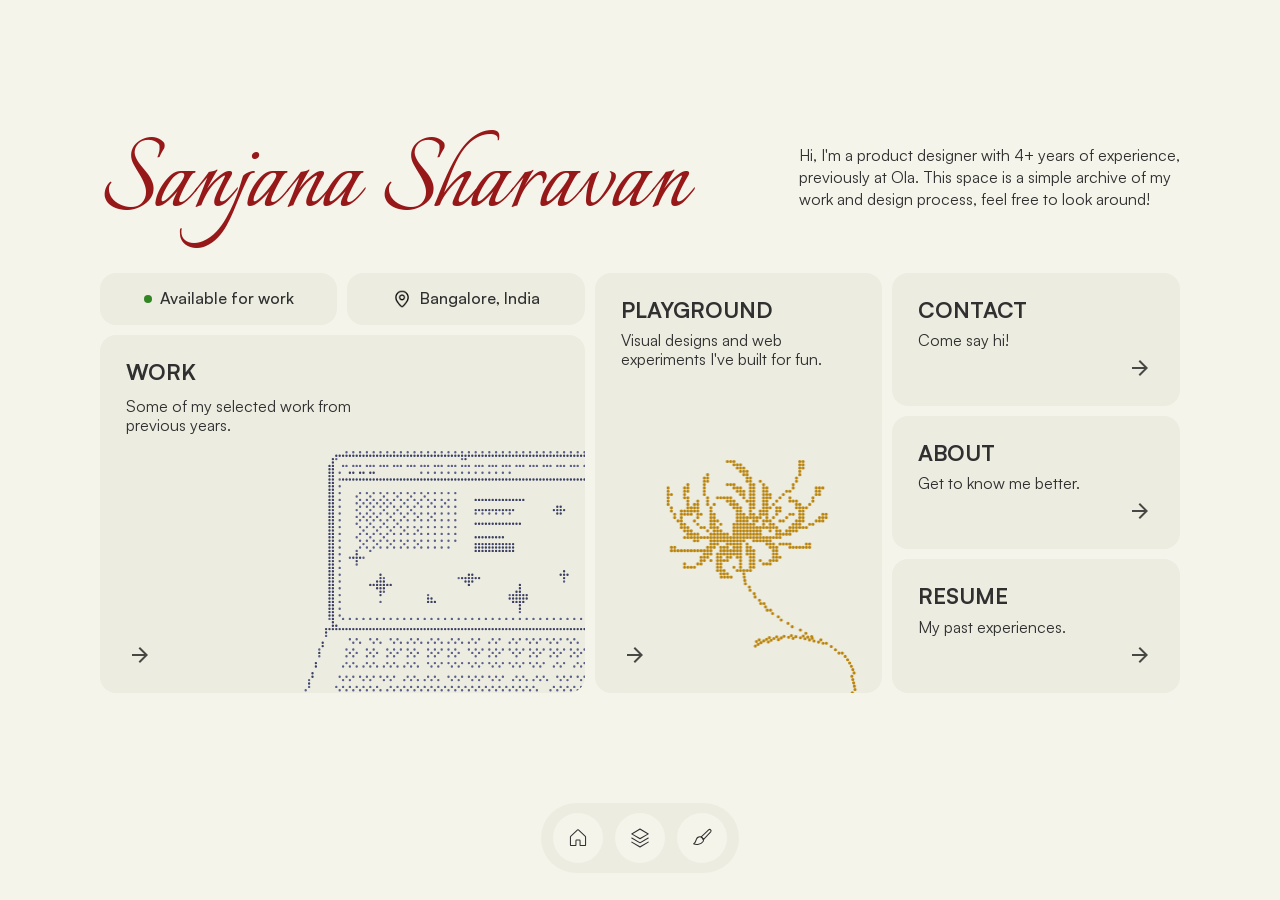
<file: index.html>
<!DOCTYPE html>
<html lang="en">
<head>
  <meta charset="utf-8">
  <meta name="viewport" content="width=device-width, initial-scale=1">
  <title>Sanjana Sharavan</title>
  <meta name="description" content="Product design portfolio of Sanjana Sharavan — product designer, previously at Ola.">
  <link rel="icon" href="assets/cat.svg">
  <link rel="stylesheet" href="styles.css">
</head>
<body class="home">
  <main class="page page--home">

    <header class="home-hero">
      <h1 class="script">Sanjana Sharavan</h1>
      <p>Hi, I'm a product designer with 4+ years of experience,<br>previously at Ola. This space is a simple archive of my<br>work and design process, feel free to look around!</p>
    </header>

    <section class="bento" aria-label="Overview">
      <!-- Column 1: status + work -->
      <div class="col-1">
        <div class="status-row">
          <div class="status"><span class="dot"></span>Available for work</div>
          <div class="status"><img src="images/ZNzv93C0OMBLOF4zmI0dFkxrl4.png" alt="">Bangalore, India</div>
        </div>
        <article class="card card--work">
          <div class="text">
            <h2>WORK</h2>
            <p>Some of my selected work from<br>previous years.</p>
          </div>
          <a class="btn-icon" href="work.html" aria-label="View case studies">
          <svg viewBox="0 0 24 24" fill="currentColor" aria-hidden="true"><path d="M12 4l-1.41 1.41L16.17 11H4v2h12.17l-5.58 5.59L12 20l8-8z"/></svg>
        </a>
          <canvas class="dot-art" data-art="work" data-boil="dots" aria-hidden="true"></canvas>
        </article>
      </div>

      <!-- Column 2: Playground (full height). Dotted illustration (drawn by site.js). -->
      <article class="card card--play">
        <div class="text">
          <h2>PLAYGROUND</h2>
          <p>Visual designs and web experiments I've built for fun.</p>
        </div>
        <canvas class="dot-art" data-art="playground" data-boil="dots" aria-hidden="true"></canvas>
        <a class="btn-icon" href="playground.html" aria-label="Explore playground">
          <svg viewBox="0 0 24 24" fill="currentColor" aria-hidden="true"><path d="M12 4l-1.41 1.41L16.17 11H4v2h12.17l-5.58 5.59L12 20l8-8z"/></svg>
        </a>
      </article>

      <!-- Column 3: Contact, About, Resume (equal small cards) -->
      <article class="card card--contact">
        <div class="text">
          <h2>CONTACT</h2>
          <p>Come say hi!</p>
        </div>
        <a class="btn-icon" href="contact.html" aria-label="Get in touch">
          <svg viewBox="0 0 24 24" fill="currentColor" aria-hidden="true"><path d="M12 4l-1.41 1.41L16.17 11H4v2h12.17l-5.58 5.59L12 20l8-8z"/></svg>
        </a>
      </article>
      <article class="card card--about">
        <div>
          <h2>ABOUT</h2>
          <p>Get to know me better.</p>
        </div>
        <a class="btn-icon" href="about.html" aria-label="More about me">
          <svg viewBox="0 0 24 24" fill="currentColor" aria-hidden="true"><path d="M12 4l-1.41 1.41L16.17 11H4v2h12.17l-5.58 5.59L12 20l8-8z"/></svg>
        </a>
      </article>
      <article class="card card--resume">
        <div>
          <h2>RESUME</h2>
          <p>My past experiences.</p>
        </div>
        <a class="btn-icon" href="https://drive.google.com/file/d/1XJGR00j4oUuAVtvAtGVRbLwLVszcom9n/view?usp=sharing" target="_blank" rel="noopener" aria-label="Check out my resume">
          <svg viewBox="0 0 24 24" fill="currentColor" aria-hidden="true"><path d="M12 4l-1.41 1.41L16.17 11H4v2h12.17l-5.58 5.59L12 20l8-8z"/></svg>
        </a>
      </article>
    </section>
  </main>

  <!-- the cat that strolls along the bottom of the page (site.js) -->
  <button class="walk-cat" type="button" aria-label="Poke the cat"><span class="flip"><svg class="cat-art" viewBox="0 0 194 158" aria-hidden="true" data-boil="coarse"><defs><path id="cat-shape" fill="#231F20" d="M169.706 7.27979C169.088 6.7839 162.206 1.30745 162.206 1.30745L142.227 15.7993L128.121 28.5953L119.525 37.0673L117.145 39.4027L115.611 37.7786C115.611 37.7786 112.533 35.0501 111.251 34.3381C109.969 33.6262 106.651 32.731 106.651 32.731C106.651 32.731 101.944 31.6003 100.483 31.5023C99.022 31.4042 96.434 31.7101 96.434 31.7101C96.434 31.7101 92.1106 32.1684 91.1837 32.3239C90.2569 32.4793 86.6177 33.2605 85.9064 33.3741C85.1975 33.4996 83.5141 33.4078 81.8593 33.6555C80.2046 33.9032 75.5448 35.2524 75.5448 35.2524C75.5448 35.2524 73.5174 35.7573 72.8444 35.8758C72.1691 35.9824 67.3026 36.7803 67.3026 36.7803L61.7953 37.5426L58.3435 37.8808C58.3435 37.8808 54.3877 38.4401 53.5037 38.6242C52.6197 38.8083 51.5336 39.1673 50.8168 39.3805C50.1 39.5938 46.141 41.2873 46.141 41.2873C46.141 41.2873 44.3865 42.1088 43.795 42.1991C43.2035 42.2895 42.3724 42.106 41.7591 41.8925C41.1459 41.679 40.9942 41.4744 40.6647 41.0579C40.3471 40.639 39.9856 39.6743 39.8896 39.0522C39.7816 38.4325 40.0154 37.8449 39.9161 37.014C39.8167 36.1831 39.3456 35.1658 39.3456 35.1658L38.1152 32.9282L36.1786 30.7664L34.7477 29.1593L33.0735 27.7719L32.2074 29.1355L31.8652 30.8284L31.8656 33.1325L31.0967 35.9557L31.0645 37.4529C31.0645 37.4529 30.8703 37.8603 30.429 38.0199C29.99 38.1915 25.8155 38.9043 25.8155 38.9043C25.8155 38.9043 24.9305 38.8914 24.5113 38.9729C24.0921 39.0544 23.2353 39.4427 22.8415 39.6547C22.4477 39.8668 21.6117 40.362 21.3215 40.4677C21.0313 40.5733 20.7493 40.5296 20.7493 40.5296L19.7307 39.1257L18.692 36.851L18.0958 35.2541L17.6942 34.2109L17.0423 32.7112L16.3309 31.1614L15.6916 30.2383L14.8051 31.1129L14.2148 32.0409L13.8088 32.9576L13.0716 34.025L12.3995 35.6835L12.1424 36.8548L11.8567 38.0069L11.8378 39.3167L11.7654 40.415L11.5884 41.4228L10.9763 43.39L10.4752 44.9044L10.072 47.4348L9.79357 49.5835L9.84367 51.9519L9.98619 53.7724L10.2034 55.8495L10.3097 58.0591C10.3097 58.0591 10.3648 59.0464 10.867 60.4151C11.3692 61.7837 11.5729 62.0645 11.5729 62.0645L12.7443 64.5106L14.8085 67.9045C14.8085 67.9045 15.2814 68.6751 15.8497 69.4888C16.418 70.3024 18.3325 72.5425 19.0072 73.2C19.6819 73.8574 21.0836 74.8665 22.3909 75.709C23.6981 76.5516 25.9301 77.5471 26.741 77.8824C27.5519 78.2176 32.2786 79.5785 32.2786 79.5785L32.2038 81.6877L31.4372 88.5519L29.4451 96.2088C29.4451 96.2088 29.1663 100.083 28.7821 101.303C28.4001 102.536 26.7318 106.039 26.7318 106.039C26.7318 106.039 26.0273 107.211 25.7658 108.999C25.5043 110.787 25.9267 114.623 25.9267 114.623L25.6406 118.844L25.4018 123.498L24.837 127.563L24.6726 131.834C24.6726 131.834 24.7947 135.852 24.8539 136.604C24.9131 137.357 25.1513 140.181 25.1513 140.181C25.1513 140.181 24.0527 140.604 23.8386 140.781C23.6244 140.958 22.9824 141.428 22.5348 142.131C22.0873 142.834 21.9111 143.719 21.844 144.077C21.7769 144.435 21.8546 145.282 21.9053 145.544C21.9561 145.805 22.2886 146.812 22.6112 147.193C22.9338 147.574 23.5512 147.873 23.9981 147.934C24.445 147.995 24.5053 147.921 24.9015 147.721C25.2976 147.521 25.8576 146.821 25.8576 146.821C25.8576 146.821 25.8488 148.055 25.9894 148.459C26.1301 148.863 26.4554 149.194 26.7499 149.494C27.0564 149.791 27.6738 150.09 28.11 149.969C28.5463 149.847 28.7037 149.57 28.9938 149.144C29.2839 148.718 29.3351 147.574 29.3351 147.574C29.3351 147.574 29.8152 149.021 30.176 149.407C30.5489 149.79 31.069 149.973 31.6131 149.83C32.1571 149.687 32.2808 149.109 32.6004 148.578C32.9199 148.048 33.0324 147.028 33.041 146.497C33.0519 145.977 32.9636 145.267 32.3916 144.306C31.8195 143.346 27.857 140.161 27.857 140.161C27.857 140.161 27.2014 137.491 27.1708 136.758C27.1401 136.024 27.23 130.795 27.23 130.795L27.6454 125.194L27.9827 119.83L28.2494 115.638C28.2494 115.638 28.0702 111.903 28.2154 110.667C28.3606 109.431 29.227 106.343 29.5893 105.521C29.9492 104.687 31.0082 102.781 31.4035 101.681C31.7989 100.581 34.1713 88.23 34.1713 88.23C34.1713 88.23 34.5964 84.9808 34.9733 83.7863C35.3501 82.5918 36.6373 79.8773 36.6373 79.8773L45.5298 80.7366L50.5123 81.1113L52.2643 87.6955L53.8999 94.8322L53.223 106.571L52.0258 113.777L51.0376 120.204L50.3234 128.106L50.7314 132.955L51.0589 139.372L50.9854 142.64C50.9854 142.64 50.416 142.652 50.0253 142.752C49.6347 142.853 48.685 143.53 48.1209 144.145C47.5567 144.76 47.3422 145.319 47.1785 146.139C47.0148 146.96 47.1627 149.703 47.1727 149.307C47.1827 148.911 47.2141 150.544 47.7662 150.954C48.1565 151.235 49.0602 150.961 49.3311 150.884C49.602 150.807 50.4887 150.573 50.8857 150.249C51.2827 149.925 51.5583 148.849 51.5583 148.849C51.5583 148.849 51.5053 150.24 51.9871 151.119C52.1429 151.409 52.7607 151.647 53.2278 151.556C53.695 151.465 54.4411 150.827 54.7085 150.221C54.9879 149.612 54.9009 148.397 54.9009 148.397C54.9009 148.397 55.3763 149.5 55.7615 149.819C56.1468 150.138 56.6664 150.062 57.1666 149.694C57.6018 149.375 57.5732 149.356 57.8365 148.664C58.0998 147.972 58.0524 146.897 57.9707 146.285C57.9009 145.67 57.3311 144.4 56.8227 143.895C56.3025 143.393 54.6308 142.658 54.2447 142.462C53.8443 142.256 53.4333 142.188 53.4333 142.188C53.4333 142.188 53.4906 138.518 53.4424 137.886C53.3943 137.255 53.1954 133.61 53.1954 133.61L52.9358 130.099L52.8393 125.51L53.7197 120.126L54.4284 113.988L55.8645 104.813L56.553 97.4832L56.8681 90.8546L56.0002 86.7723L54.5488 82.3106L54.0706 80.9372L59.2628 81.4314L67.0083 81.1213L72.5669 80.8788L79.6683 79.3015L86.2898 77.9407C86.2898 77.9407 85.2262 79.8231 85.0857 81.0826C84.9571 82.3398 85.3743 85.5732 85.3743 85.5732C85.3743 85.5732 84.8675 96.2682 84.4803 98.241C84.093 100.214 82.4665 105.914 82.2002 107.359C81.934 108.803 81.8588 113.98 81.536 115.645C81.2131 117.309 80.5689 119.43 80.5689 119.43L78.6685 128.647L78.0107 133.001L77.5439 136.418C77.5439 136.418 77.2915 136.591 77.0151 136.768C76.3468 137.23 75.4271 139.405 75.4271 139.405L73.7759 143.188C73.7759 143.188 73.128 145.483 73.3557 145.759C73.6166 146.078 74.0177 145.84 74.3296 145.717C74.6414 145.595 75.8769 144.086 76.2849 143.563C76.7049 143.038 77.1408 141.955 77.1408 141.955C77.1408 141.955 77.0663 143.682 77.4029 144.455C77.5347 144.749 78.2002 145.359 78.7424 145.464C79.2847 145.568 80.4257 145.235 80.7923 144.819C81.1469 144.405 81.2623 142.312 81.2623 142.312C81.2623 142.312 82.2686 144.101 83.5151 143.735C84.0448 143.583 85.0754 142.298 85.1046 141.553C85.1338 140.808 84.6893 139.416 84.1671 138.84C83.6449 138.264 81.5802 136.977 81.2654 136.829C80.9507 136.68 80.3241 136.334 80.3241 136.334L80.5599 130.768L81.5606 125.62L82.678 119.538C82.678 119.538 83.3265 116.479 83.6301 115.164C83.9337 113.848 84.523 108.694 84.523 108.694L85.8698 101.298C85.8698 101.298 87.1411 96.4548 87.3915 94.5456C87.6419 92.6363 88.0399 85.7944 88.0399 85.7944L89.1106 77.873C89.1106 77.873 89.2556 77.66 90.2294 77.2983C91.2032 76.9365 94.0801 76.7101 94.0801 76.7101L94.5076 80.8286L96.0442 92.1246L96.8876 99.6617L97.6008 108L97.8828 114.759L97.92 121.283C97.92 121.283 98.1827 126.727 98.26 127.956C98.3374 129.186 98.8915 132.996 98.8915 132.996L98.508 133.773C98.508 133.773 97.9232 133.259 97.5851 133.374C97.247 133.489 96.7247 133.935 96.3269 134.382C95.929 134.829 95.4107 136.063 95.1506 136.644C94.8882 137.212 94.6976 137.767 94.742 138.251C94.7864 138.735 95.5322 139.822 97.2677 138.647C97.9263 138.199 98.3127 137.693 98.3127 137.693C98.3127 137.693 98.2138 138.143 98.2913 138.67C98.3689 139.197 98.4862 139.864 98.8852 140.255C99.2724 140.648 100.419 140.474 100.835 140.184C101.251 139.894 101.811 138.935 101.863 138.37C101.901 137.993 101.632 136.863 101.632 136.863C101.632 136.863 103.079 138.233 104.105 137.565C104.415 137.369 104.825 136.599 104.872 136.27C104.945 135.812 104.895 135.489 104.622 134.791C104.39 134.17 103.776 133.637 102.999 133.344C102.221 133.052 101.029 132.864 101.029 132.864L100.674 128.288C100.674 128.288 100.573 125.277 100.596 123.794C100.618 122.311 100.317 118.266 100.317 118.266L99.7505 108.125C99.7505 108.125 99.4985 97.4909 99.3786 95.8507C99.2564 94.1988 98.4296 87.7058 98.4296 87.7058C98.4296 87.7058 98.357 81.7686 97.9274 79.6219C97.5097 77.4728 96.8776 75.883 96.8776 75.883C96.8776 75.883 98.3246 75.9098 99.1487 75.7373C99.9728 75.5648 104.535 74.099 106.195 73.493C107.852 72.8752 111.835 71.177 114.221 69.4443C116.606 67.7116 119.909 62.7078 119.909 62.7078C119.909 62.7078 121.076 61.4213 121.711 60.3369C122.345 59.2525 123.249 56.2305 123.253 54.0736C123.26 51.4231 122.425 48.665 122.195 47.798C121.964 46.9311 120.474 43.1668 120.162 42.71C119.864 42.2628 119.236 41.7194 119.236 41.7194L131.464 28.9804L145.278 16.9806L161.15 5.27093C161.15 5.27093 167.162 10.4973 167.453 10.6503C167.841 10.8582 168.657 11.1555 169.106 11.2284C169.632 11.311 170.405 10.6187 170.605 10.3703C170.805 10.1219 170.783 9.55945 170.723 9.25075C170.718 8.90666 170.322 7.76381 169.706 7.27979ZM33.7926 47.7164C33.6521 46.6101 32.1952 44.6137 32.1952 44.6137C32.1952 44.6137 32.6038 44.3495 33.0764 44.1591C34.2279 43.6889 35.471 44.1373 35.9097 44.3477C36.3363 44.5605 36.6389 45.7339 36.7811 46.5934C36.9233 47.4529 36.7731 48.7266 35.9737 49.7937C35.5897 50.312 34.745 51.0183 34.0356 51.2054C33.3262 51.3926 33.0512 51.3844 33.0512 51.3844C33.0512 51.3844 33.945 48.8203 33.7926 47.7164ZM29.808 46.2729C30.31 45.6578 31.6121 44.8749 31.6121 44.8749C31.6121 44.8749 31.0336 46.8233 31.1658 48.079C31.298 49.3348 32.5749 51.4277 32.5749 51.4277C32.5749 51.4277 30.5828 51.3466 30.1156 51.1171C29.6484 50.8875 29.1461 50.5416 28.8875 50.2345C28.641 49.9251 28.4833 49.5614 28.6272 48.8311C28.7983 47.9847 29.2748 46.9187 29.808 46.2729ZM21.7681 48.969C21.8107 48.357 20.8873 46.3555 20.8873 46.3555C20.8873 46.3555 21.7962 46.3637 22.168 46.5502C22.5804 46.7534 23.6798 47.2298 24.1024 47.6775C24.4467 48.0418 24.5915 48.5312 24.663 48.8992C24.7346 49.2673 24.3648 49.7951 24.0678 50.1855C23.6405 50.7367 20.884 51.5189 20.884 51.5189C20.884 51.5189 21.7254 49.5811 21.7681 48.969ZM17.603 47.6838C18.0322 47.2061 20.1308 46.4286 20.1308 46.4286C20.1308 46.4286 19.431 47.6243 19.3374 48.6775C19.2437 49.7307 20.2059 51.6753 20.2059 51.6753C20.2059 51.6753 18.8293 51.4993 18.1354 51.1906C17.4415 50.8819 16.3852 49.7318 16.3256 49.3614C16.2946 49.0101 17.1738 48.1615 17.603 47.6838ZM40.3415 55.1919L36.7266 60.9586L33.7249 55.8741L31.7109 64.2499L28.3199 58.0581L25.9992 64.1524L23.364 58.6516L21.3805 63.4113L17.0444 57.6004L21.0734 59.8484L23.2254 56.2759L25.8559 60.0895L27.6621 55.697L31.0888 59.8981L33.4746 54.0745L36.8084 57.542L40.3415 55.1919Z"/><clipPath id="cat-body"><rect x="0" y="0" width="194" height="82"/></clipPath><clipPath id="cat-l1"><rect x="15" y="80.5" width="28" height="78"/></clipPath><clipPath id="cat-l2"><polygon points="43,80.5 56,80.5 56,84 63,84 63,158 43,158"/></clipPath><clipPath id="cat-l3"><rect x="68" y="80.5" width="23" height="78"/></clipPath><clipPath id="cat-l4"><rect x="91" y="80.5" width="21" height="78"/></clipPath></defs><g class="leg l1" style="transform-origin:34px 80px"><use href="#cat-shape" clip-path="url(#cat-l1)"/></g><g class="leg l2" style="transform-origin:53px 80px"><use href="#cat-shape" clip-path="url(#cat-l2)"/></g><g class="leg l3" style="transform-origin:87px 80px"><use href="#cat-shape" clip-path="url(#cat-l3)"/></g><g class="leg l4" style="transform-origin:96px 80px"><use href="#cat-shape" clip-path="url(#cat-l4)"/></g><g class="cat-body"><use href="#cat-shape" clip-path="url(#cat-body)"/></g></svg></span></button>
  <script src="site.js"></script>
</body>
</html>
</file>
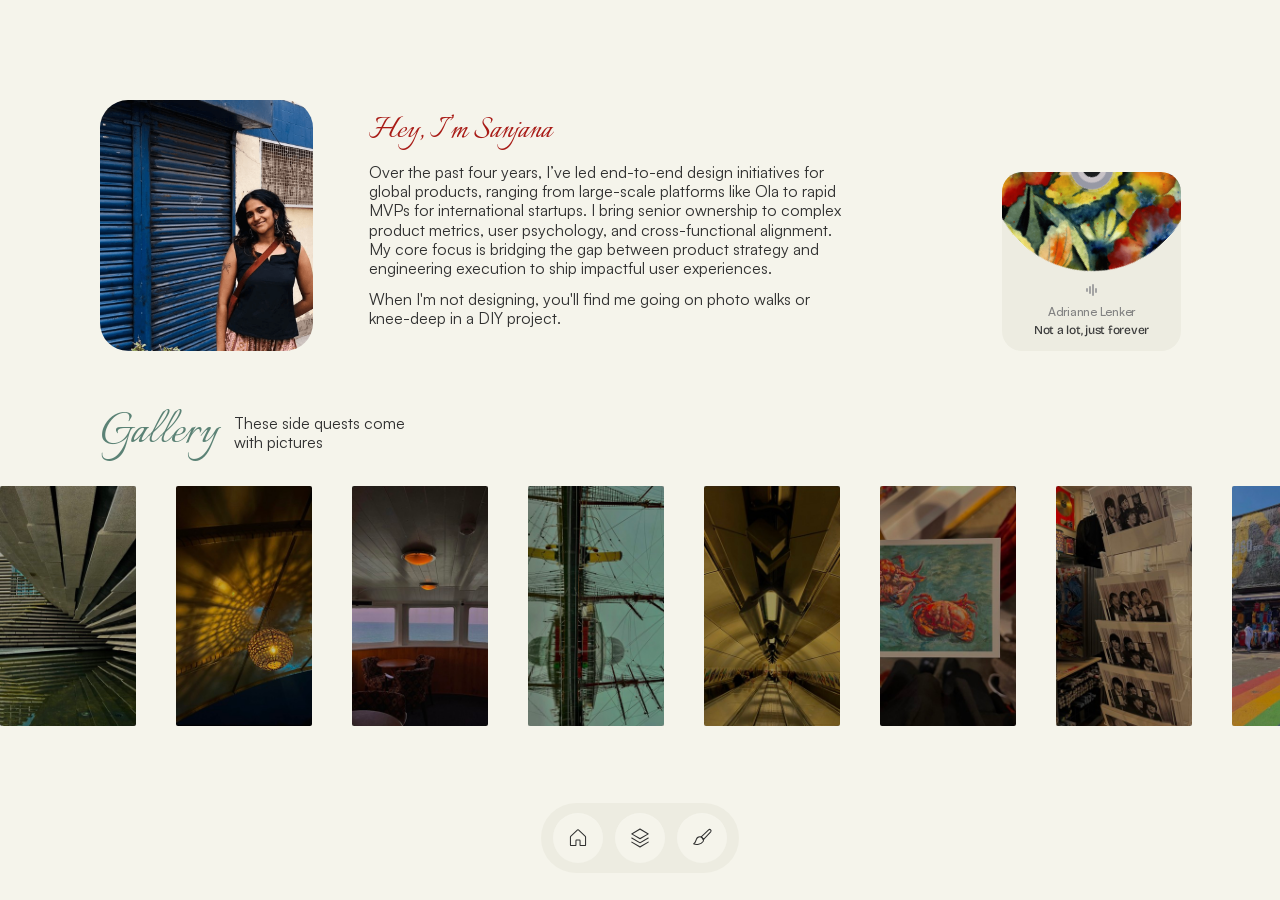
<file: about.html>
<!DOCTYPE html>
<html lang="en">
<head>
  <meta charset="utf-8">
  <meta name="viewport" content="width=device-width, initial-scale=1">
  <title>About — Sanjana Sharavan</title>
  <link rel="icon" href="assets/cat.svg">
  <link rel="stylesheet" href="styles.css">
</head>
<body>
  <main class="page">
    <section class="about-top">
      <img class="about-photo" src="images/1yNfXj27pFM7vRDGYYHRV63OGUg.jpeg" alt="Sanjana standing in front of a blue shutter">

      <div class="about-copy">
        <h1 class="script">Hey, I’m Sanjana</h1>
        <p>Over the past four years, I’ve led end-to-end design initiatives for global products, ranging from large-scale platforms like Ola to rapid MVPs for international startups. I bring senior ownership to complex product metrics, user psychology, and cross-functional alignment. My core focus is bridging the gap between product strategy and engineering execution to ship impactful user experiences.</p>
        <p>When I'm not designing, you'll find me going on photo walks or<br>knee-deep in a DIY project.</p>
      </div>

      <!-- "Now playing" card. Click toggles play/stop (see site.js).
           To play a real song, set data-audio to an audio file, e.g. data-audio="images/song.mp3" -->
      <div class="player" role="button" tabindex="0" aria-pressed="true" data-audio=""
           aria-label="Not a lot, just forever by Adrianne Lenker. Click to stop or play.">
        <div class="cd" aria-hidden="true">
          <div class="cd-scale">
            <div class="cd-spin">
              <img class="disc" src="images/3G3GxUOwnt8bROjh0OW5vHBxvr4.png" alt="" draggable="false">
              <img class="label" src="images/nsrPYVTZMStiAxlUIkLPdy4uVI.png" alt="" draggable="false">
            </div>
          </div>
        </div>
        <div class="content">
          <div class="bars" aria-hidden="true"><i></i><i></i><i></i><i></i></div>
          <p class="artist">Adrianne Lenker</p>
          <p class="song">Not a lot, just forever</p>
        </div>
      </div>
    </section>

    <section>
      <div class="gallery-head">
        <h2 class="script">Gallery</h2>
        <p>These side quests come with pictures</p>
      </div>
      <!-- Gallery: photos are listed once in GALLERY below; the script duplicates them for the infinite loop -->
      <div class="marquee"><div class="marquee-track" id="gallery"></div></div>
    </section>
  </main>

  <script>
    const GALLERY = [
      "bPOBuDAwaeqDqQHJwLoJQmB33I.jpg","h2PRibqjK3yEd6RqzjkucSSsNok.jpg","vqpj2aQeb1AH4YpITRghWfd3I8.jpg",
      "qAg6GXPBW3BIlyN95yi2id8tpU.jpg","kHgSX7Selqerbf9rqEp6sPuP0.jpg","Yk6g1Ar8cEKsusB8EagO0lro.jpg",
      "QUYfOxQsBgORaxjbt2Xapy2azy8.jpg","kYeDLd85en7TDuXExcTGEGyDk.jpg","Y8OvSPD4rEK7s7UvvIyDdBwPrw.jpg",
      "JxXlNVVR6UqarQGliQMQbVdgVto.jpg","T0yjEpJvg5U5JkWoLKLa5dCV8.jpg","erd4HtLONbeDwbpW4Yctcy8mIF4.jpg",
      "5HCG5ywHnNqED4Zr9BiMYjSk4.jpg","BZjtZUtNHdJrkYUliwnzsObz5bw.jpg","mfOLzL6sheVZ1aaXaTPeDLfRwXA.jpg",
      "B4v597Y1gZmzS0v5pDooYEaUPPs.jpg","Yjw5d2AJuocWHUSRLIY5LBQLWk.jpg","kAecs19zhbiiDLRopXSD534cRKY.jpg",
      "MGxgfX7zpHbG9e4qYvZjueQQh0.jpg","iMpViOxOs7MrijHhQjaNrmLgvUM.jpg","Mhk5cm00ajkPghUy4RZl4GXhMRA.jpg",
      "AL5n7pHYlH80djwEWQG5g5ZLDY.jpg","pKBLxyHBi6728O4BzFndU3DkQ.png","xnNU16I0pNIfVk25TOZUKf6wJo0.jpg",
      "Njr9XZm5jsDMeLAxbaxnVBBxgZE.jpg","xX0eZdnbITO52mbxxMUpG5Dybg.jpg","IB8xFqyBMmVrSv5NpmhXO1jcqs.jpg",
      "1Iy53iAhHKwKgFX8YKcAQthObUM.png","14E8aTij6DuM3ti6XwGM36fW6qM.png","0I3rUJBDTApp6oAUdcfrcHhs.jpg",
      "tn2z9BXYO9hQNJpbsSvPZIyNarE.jpg","KzYKGpbSkdIgmzGKu4DqS4hT8.png","GjGwxD1TFzgkWeE2ZlnQy6Atp4.jpg",
      "pggHTB4gkzpiWynZqJMBioZnjDM.jpg","Rb4fPVrja4A5twbgGdgnG6HU0.jpg","G7LC8rFRyTtcxHjwaRD3GwCH0.png",
      "HY0Ypyc6ACEBzSrzqabHR0xktU.jpg","UYXGaZjVoXNaIpIyj9jr4TWZ7LA.jpg","fMOZUHmweN45A4E1t6iR3u6c.jpg",
      "NWU1g9J9SzpcRFLD8SBL4zrFqg.png","L2DRqZRJlsQpfoaNAHkjoICx9k.png","qGf4VYqrMMk4279CqeMBaDcDTk.jpg",
      "OEumyNnhiPMfukoILv4ZF327gH8.jpg"
    ].map(f => f.startsWith("http") || f.startsWith("assets/") ? f : "images/gallery/" + f);

    const track = document.getElementById("gallery");
    const imgs = GALLERY.map(src => `<img src="${src}" alt="" loading="lazy">`).join("");
    track.innerHTML = imgs + imgs; // doubled so the -50% marquee loops seamlessly
  </script>
  <script src="site.js"></script>
</body>
</html>
</file>
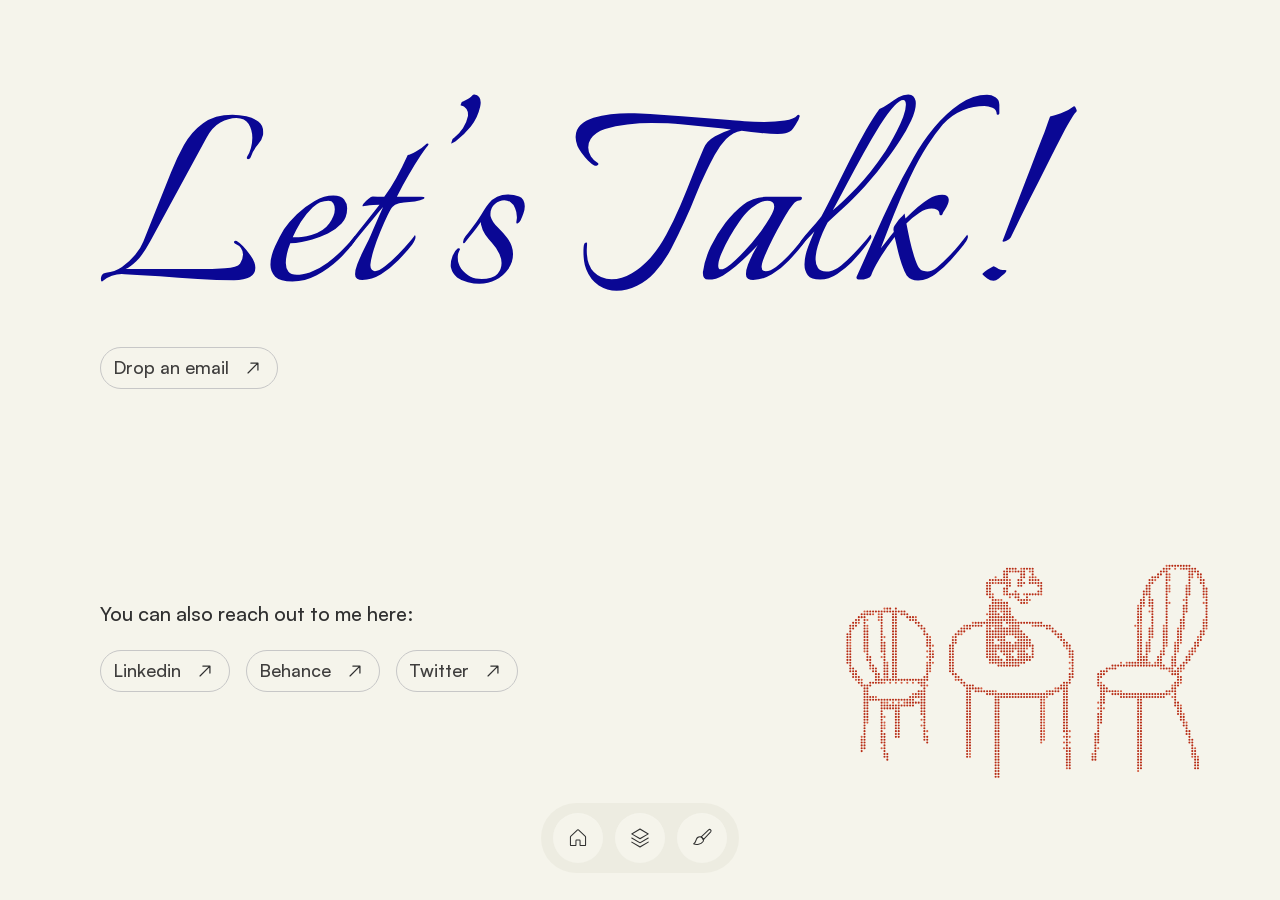
<file: contact.html>
<!DOCTYPE html>
<html lang="en">
<head>
  <meta charset="utf-8">
  <meta name="viewport" content="width=device-width, initial-scale=1">
  <title>Contact — Sanjana Sharavan</title>
  <link rel="icon" href="assets/cat.svg">
  <link rel="stylesheet" href="styles.css">
</head>
<body>
  <main class="page contact">
    <h1 class="script">Let’s Talk!</h1>

    <a class="btn btn--sm email" href="mailto:sanjanasharavan16@gmail.com">Drop an email
      <svg viewBox="0 0 34 34" fill="none" stroke="#303030" stroke-width="1.5" stroke-linecap="round" stroke-linejoin="round"><path d="M14.4 10.99h8.58v8.58M10.96 23.01l11.9-11.9"/></svg>
    </a>

    <section class="contact-socials">
      <p>You can also reach out to me here:</p>
      <div class="row">
        <a class="btn btn--sm" href="https://www.linkedin.com/in/sanjana-sharavan/" target="_blank" rel="noopener">Linkedin
          <svg viewBox="0 0 34 34" fill="none" stroke="#303030" stroke-width="1.5" stroke-linecap="round" stroke-linejoin="round"><path d="M14.4 10.99h8.58v8.58M10.96 23.01l11.9-11.9"/></svg>
        </a>
        <a class="btn btn--sm" href="https://www.behance.net/sanjanasharavan" target="_blank" rel="noopener">Behance
          <svg viewBox="0 0 34 34" fill="none" stroke="#303030" stroke-width="1.5" stroke-linecap="round" stroke-linejoin="round"><path d="M14.4 10.99h8.58v8.58M10.96 23.01l11.9-11.9"/></svg>
        </a>
        <a class="btn btn--sm" href="https://x.com/saltykarens" target="_blank" rel="noopener">Twitter
          <svg viewBox="0 0 34 34" fill="none" stroke="#303030" stroke-width="1.5" stroke-linecap="round" stroke-linejoin="round"><path d="M14.4 10.99h8.58v8.58M10.96 23.01l11.9-11.9"/></svg>
        </a>
      </div>
    </section>

    <canvas class="contact-art" role="img" aria-label="Doodle of a café table with two chairs" data-boil="dots"></canvas>
  </main>
  <script src="site.js"></script>
</body>
</html>
</file>
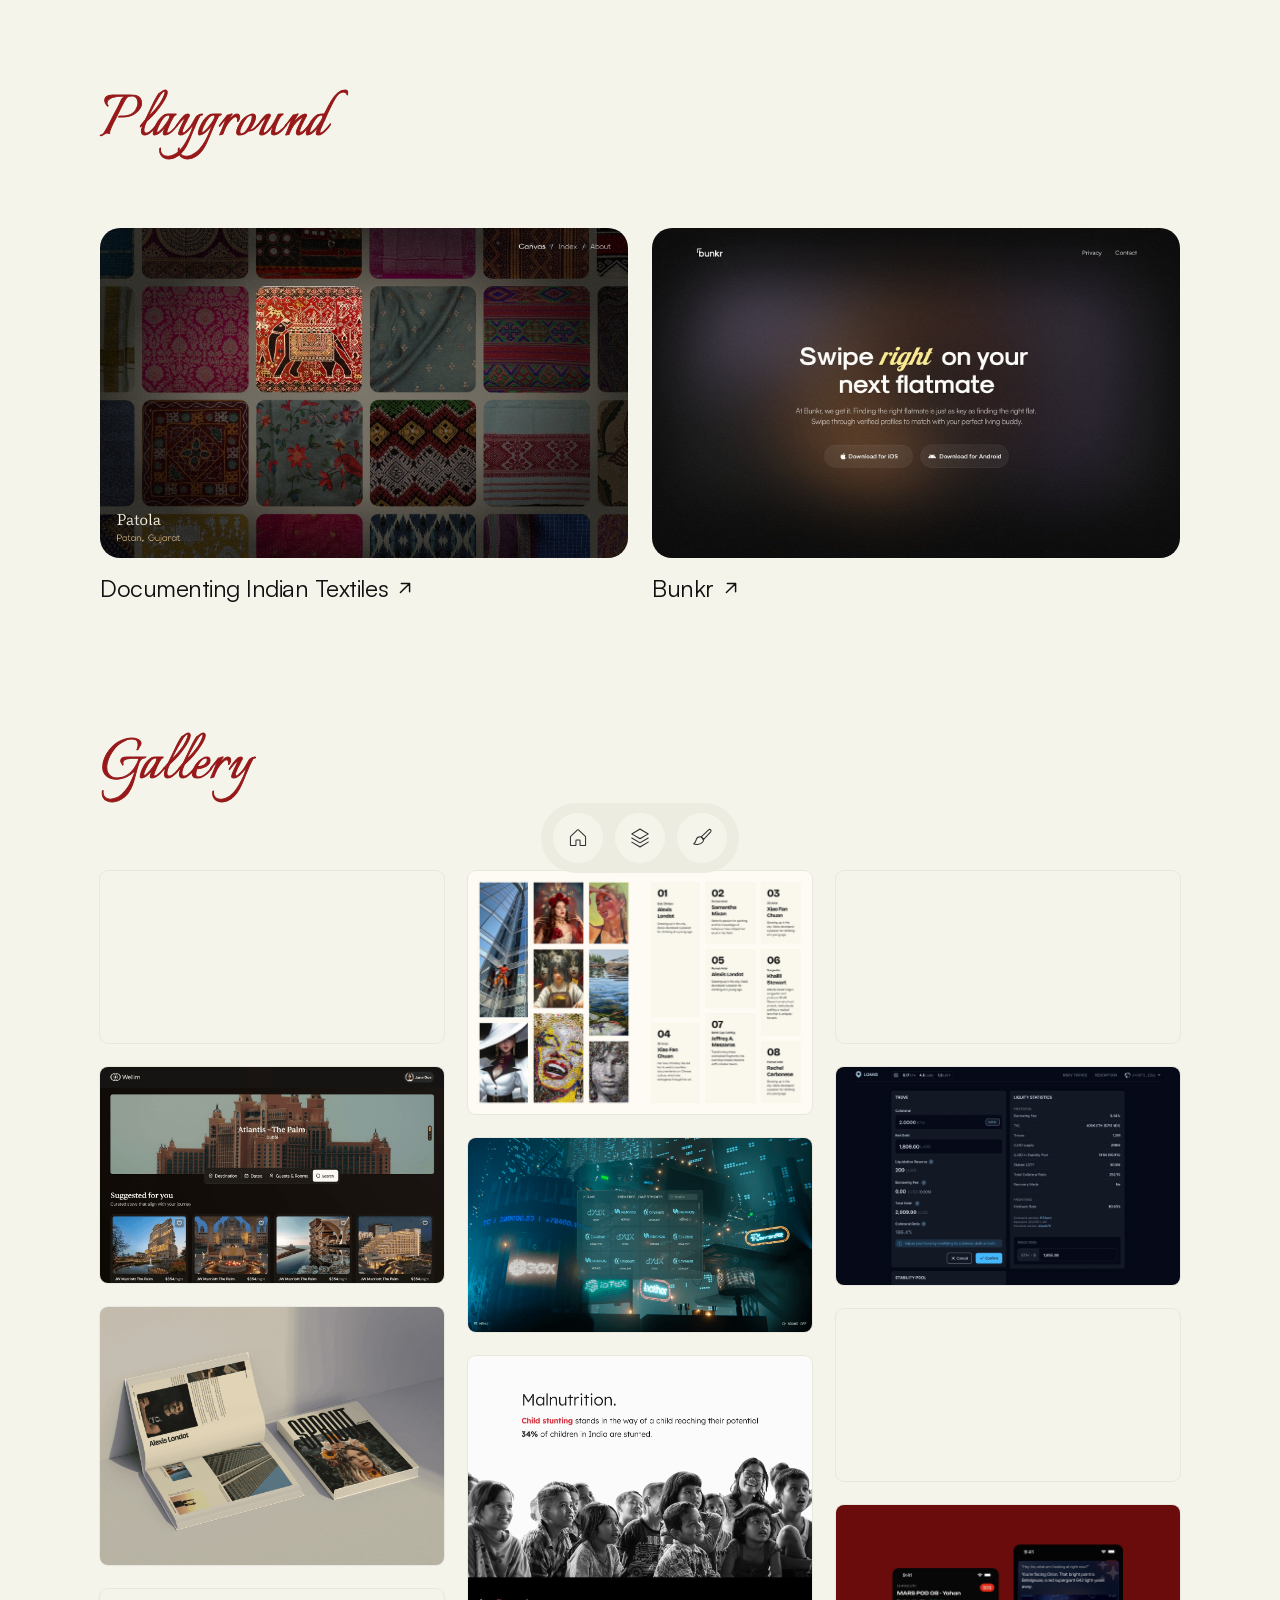
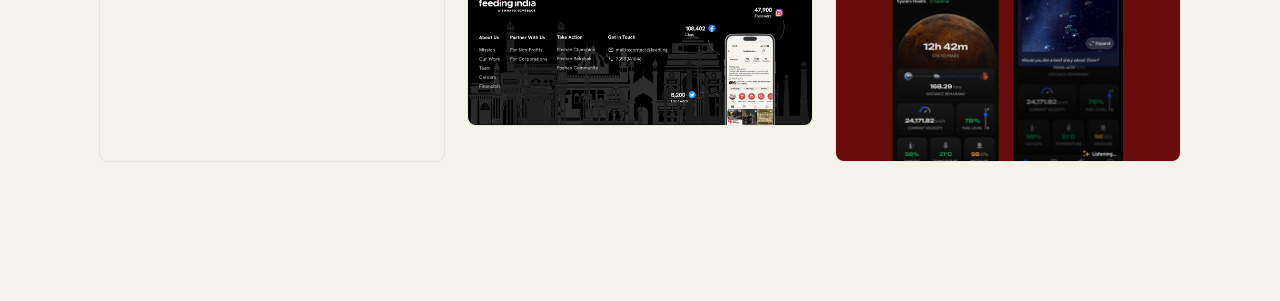
<file: playground.html>
<!DOCTYPE html>
<html lang="en">
<head>
  <meta charset="utf-8">
  <meta name="viewport" content="width=device-width, initial-scale=1">
  <title>Playground — Sanjana Sharavan</title>
  <link rel="icon" href="assets/cat.svg">
  <link rel="stylesheet" href="styles.css">
</head>
<body>
  <main class="page">
    <header class="section-head">
      <h1 class="script">Playground</h1>
    </header>

    <!-- Projects: two side by side. To add one, copy a .project block (wrap in <a> if it links somewhere).
         images/ is a build placeholder for the images folder. -->
    <section class="projects">
      <a class="project" href="https://www.indiantextiles.online/" target="_blank" rel="noopener">
        <img src="images/playground-indian-textiles.jpg" alt="Documenting Indian Textiles — a canvas of textile swatches" loading="lazy">
        <span class="project-title"><span class="t">Documenting Indian Textiles</span><svg class="project-arrow" viewBox="0 0 24 24" fill="none" stroke="currentColor" stroke-width="1.6" stroke-linecap="round" stroke-linejoin="round" aria-hidden="true"><path d="M7 17 17 7M8 7h9v9"/></svg></span>
      </a>
      <a class="project" href="https://bunkr.in/" target="_blank" rel="noopener">
        <img src="images/playground-bunkr.jpg" alt="Bunkr — Swipe right on your next flatmate" loading="lazy">
        <span class="project-title"><span class="t">Bunkr</span><svg class="project-arrow" viewBox="0 0 24 24" fill="none" stroke="currentColor" stroke-width="1.6" stroke-linecap="round" stroke-linejoin="round" aria-hidden="true"><path d="M7 17 17 7M8 7h9v9"/></svg></span>
      </a>
    </section>

    <!-- Gallery: visual designs & web experiments. To add one, copy a <figure class="play-item"> block. -->
    <section class="gallery">
      <header class="section-head">
        <h2 class="script">Gallery</h2>
      </header>
      <!-- Desktop (3 columns): data-col pins each item to a column (1 = left), top to bottom in this order.
           Tablet/phone: items flow in this order into the shortest column. data-ratio = height ÷ width.
           Mixed so videos and dark screens don't bunch up. -->
      <div class="play-grid">
      <figure class="play-item" data-col="1" data-ratio="0.595">
        <video src="images/playground-rocktree.mp4" autoplay muted loop playsinline aria-label="Rocktree Capital — website walkthrough"></video>
      </figure>
      <figure class="play-item" data-col="2" data-ratio="0.708">
        <img src="images/playground-sprout.jpg" alt="Sprout — artist showcase" loading="lazy">
      </figure>
      <figure class="play-item" data-col="3" data-ratio="0.534">
        <video src="images/playground-tiles.mp4?v=2" autoplay muted loop playsinline aria-label="Athangudi tiles — interactive material archive"></video>
      </figure>
      <figure class="play-item" data-col="1" data-ratio="0.6275">
        <img src="images/6F6cU2gimnVGGkcwfHLs1wvQxI.png" alt="Wellim — hotel booking" loading="lazy">
      </figure>
      <figure class="play-item" data-col="2" data-ratio="0.5625">
        <img src="images/qwIzeGekQTnu7y3mP7SdqCUFaI.png" alt="Rocktree Capital — Blade Runner-inspired website" loading="lazy">
      </figure>
      <figure class="play-item" data-col="3" data-ratio="0.636">
        <img src="images/SFSqfduZrAoWm6qTmvmxE1dluo.png" alt="Loans dashboard" loading="lazy">
      </figure>
      <figure class="play-item" data-col="1" data-ratio="0.75">
        <img src="images/sQxwZEnJbaDixYklOiqFkUX5Y.png" alt="Magazine spread" loading="lazy">
      </figure>
      <figure class="play-item" data-col="2" data-ratio="1.073">
        <img src="images/playground-feeding-india.jpg" alt="Feeding India — malnutrition campaign page" loading="lazy">
      </figure>
      <figure class="play-item" data-col="3" data-ratio="0.55">
        <video src="images/playground-maps.mp4?v=2" autoplay muted loop playsinline aria-label="Ola Maps landing page"></video>
      </figure>
      <figure class="play-item" data-col="1" data-ratio="0.652">
        <video src="images/FGvFjBKGZjFZMTDGXmRCafKFR64.mp4" autoplay muted loop playsinline aria-label="Gemach — GBOT website"></video>
      </figure>
      <figure class="play-item" data-col="3" data-ratio="0.743">
        <img src="images/playground-ola.jpg" alt="Mars pod mission app — two phone screens" loading="lazy">
      </figure>
      </div>
    </section>
  </main>
  <script src="site.js"></script>
</body>
</html>
</file>
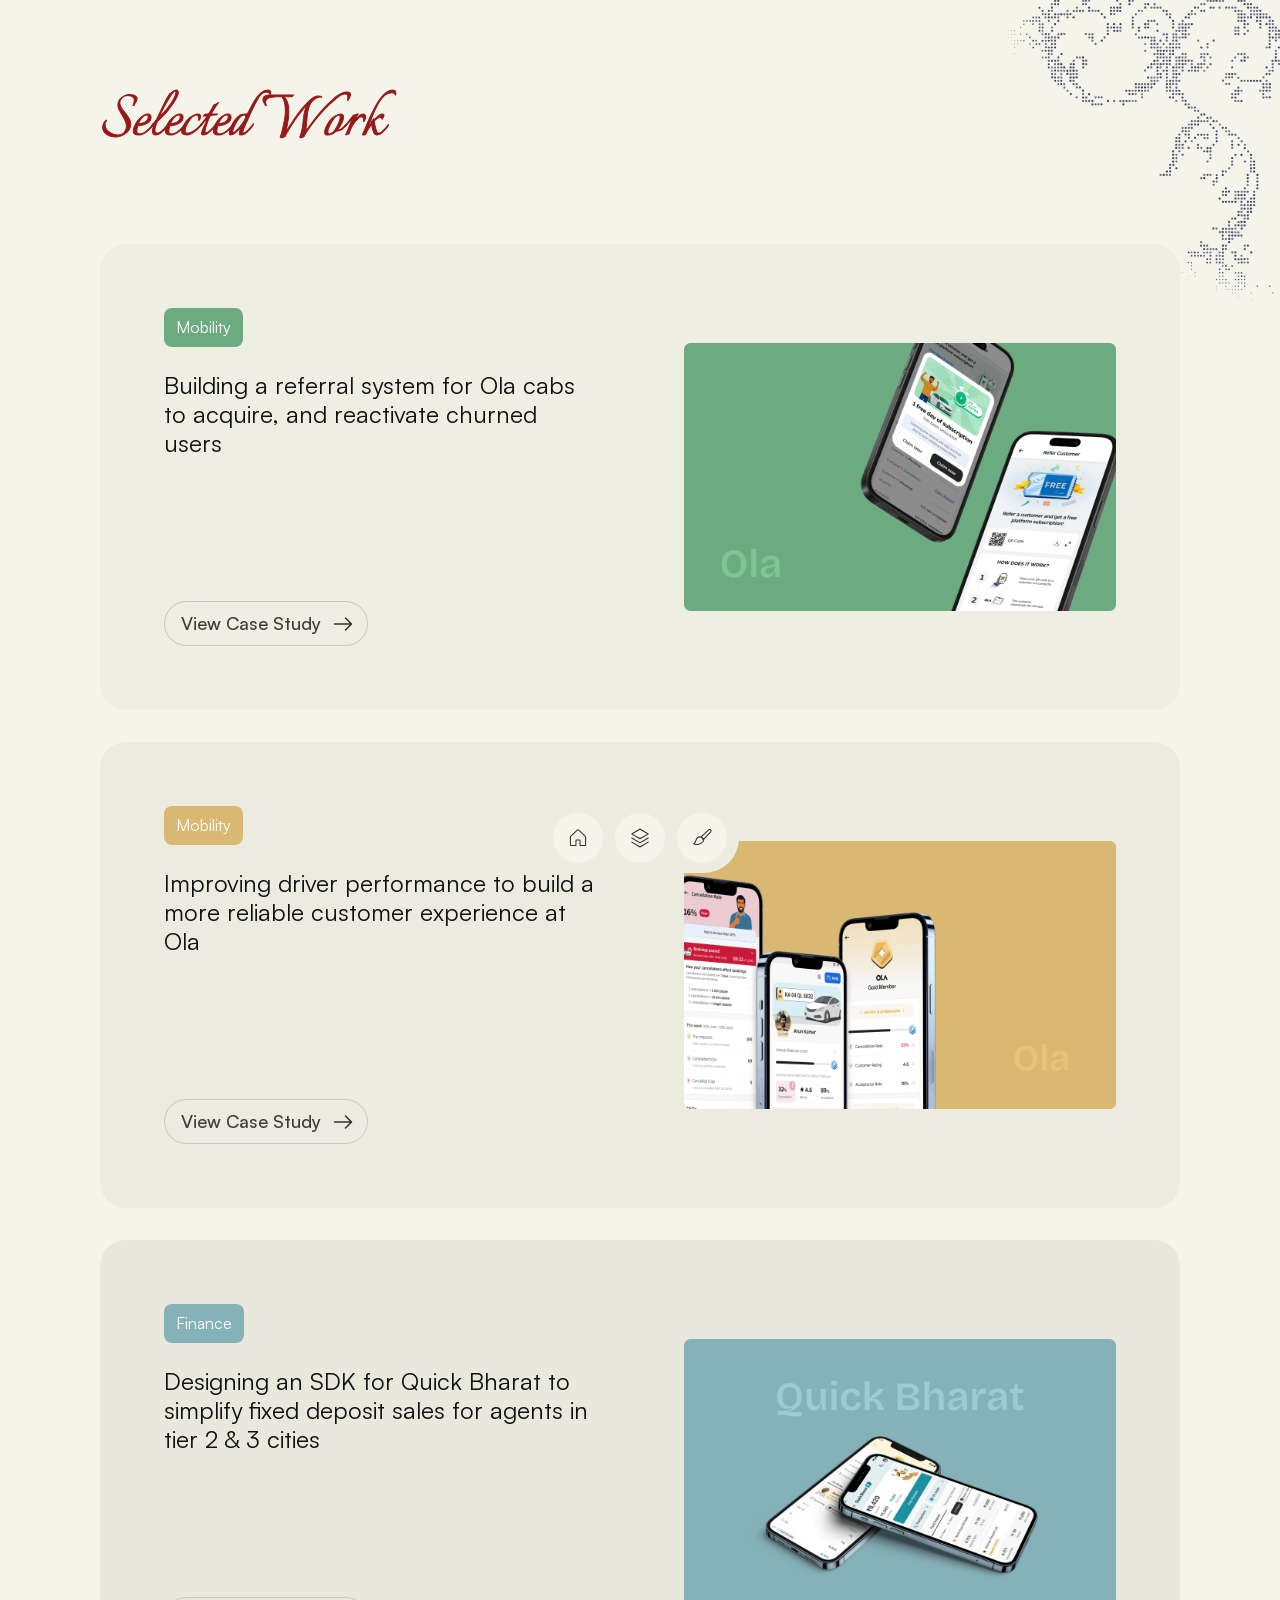
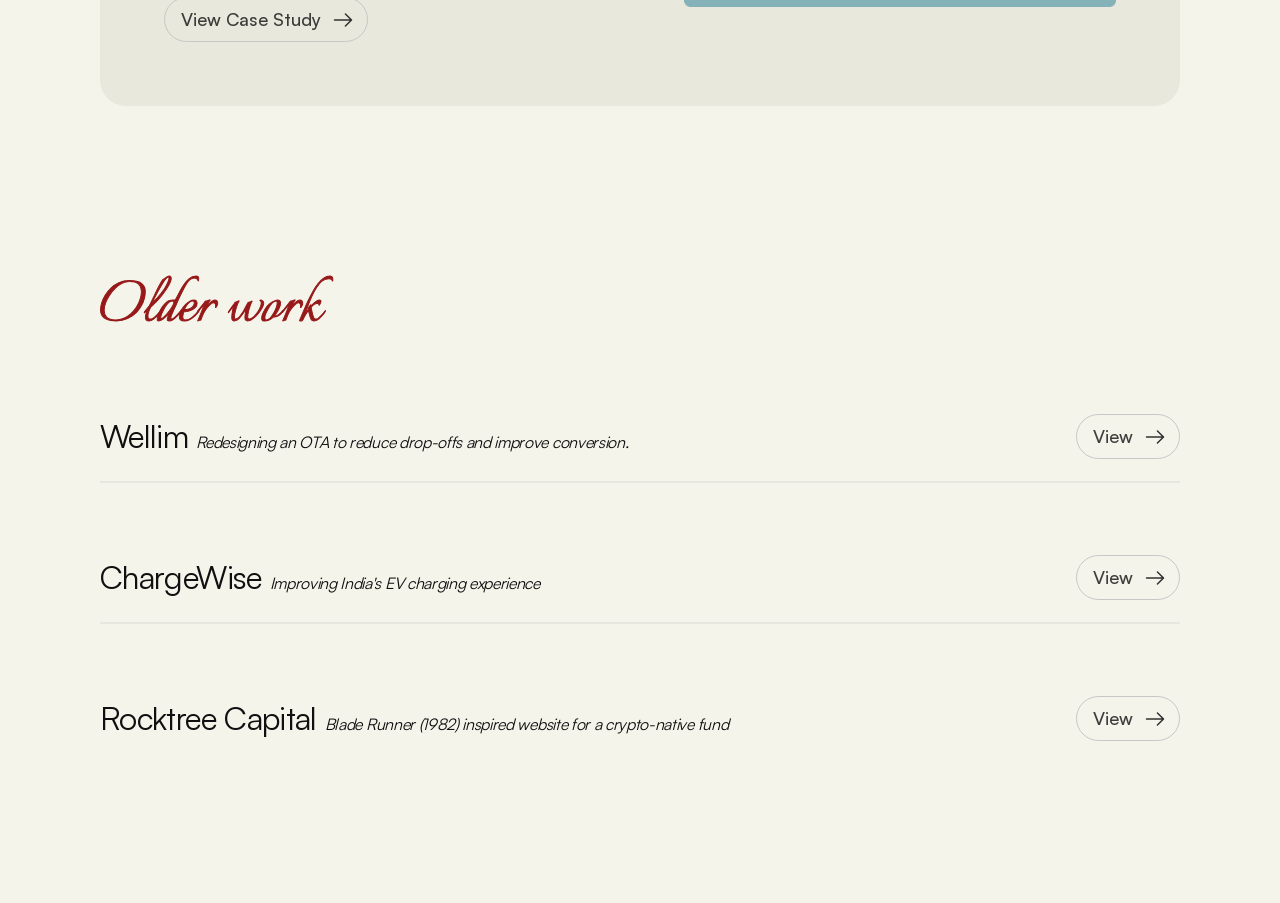
<file: work.html>
<!DOCTYPE html>
<html lang="en">
<head>
  <meta charset="utf-8">
  <meta name="viewport" content="width=device-width, initial-scale=1">
  <title>Work — Sanjana Sharavan</title>
  <link rel="icon" href="assets/cat.svg">
  <link rel="stylesheet" href="styles.css">
</head>
<body>
  <!-- Dotted floral, pinned to the top-right corner of the window (drawn + animated in site.js: workFloral) -->
  <canvas class="work-floral" aria-hidden="true" data-boil="dots"></canvas>
  <main class="page page--work">
    <!-- ============ Selected work ============ -->
    <header class="section-head">
      <h1 class="script">Selected Work</h1>
    </header>

    <!-- To add a case study: copy one <article class="case"> block (they stack on scroll automatically).
         Tag colours: tag--green, tag--gold, tag--teal -->
    <section class="cases">
      <article class="case">
        <div class="case-text">
          <span class="tag tag--green">Mobility</span>
          <h3>Building a referral system for Ola cabs to acquire, and reactivate churned users</h3>
          <a class="btn" href="https://www.figma.com/deck/CUooChqEkdYyxXhmah0XNN" target="_blank" rel="noopener">View Case Study
            <svg viewBox="0 0 24 24" fill="none" stroke="#303030" stroke-width="1.5" stroke-linecap="round" stroke-linejoin="round"><path d="M14.43 5.93 20.5 12l-6.07 6.07M3.5 12h16.83"/></svg>
          </a>
        </div>
        <img src="images/3SSyEvjpow9v1a5cbJ9WzirbyA.png" alt="Ola referral screens">
      </article>

      <article class="case">
        <div class="case-text">
          <span class="tag tag--gold">Mobility</span>
          <h3>Improving driver performance to build a more reliable customer experience at Ola</h3>
          <a class="btn" href="https://www.figma.com/deck/4IIlYjOehSByCRU66cECeE" target="_blank" rel="noopener">View Case Study
            <svg viewBox="0 0 24 24" fill="none" stroke="#303030" stroke-width="1.5" stroke-linecap="round" stroke-linejoin="round"><path d="M14.43 5.93 20.5 12l-6.07 6.07M3.5 12h16.83"/></svg>
          </a>
        </div>
        <img src="images/Myu7XGcY9QnZiC4wz4x7oLtVt1Q.png" alt="Ola driver app screens">
      </article>

      <article class="case">
        <div class="case-text">
          <span class="tag tag--teal">Finance</span>
          <h3>Designing an SDK for Quick Bharat to simplify fixed deposit sales for agents in tier 2 &amp; 3 cities</h3>
          <a class="btn" href="https://wool-geometry-329.notion.site/Designing-an-SDK-to-simplify-fixed-deposit-sales-for-agents-in-tier-2-3-cities-1ac4f1797f478027a773cde5fba48858" target="_blank" rel="noopener">View Case Study
            <svg viewBox="0 0 24 24" fill="none" stroke="#303030" stroke-width="1.5" stroke-linecap="round" stroke-linejoin="round"><path d="M14.43 5.93 20.5 12l-6.07 6.07M3.5 12h16.83"/></svg>
          </a>
        </div>
        <img src="images/bI9y0bcwhNfRqj8eBG1XQTGLk6U.png" alt="Quick Bharat SDK screens">
      </article>
    </section>

    <!-- ============ Older work ============ -->
    <section class="older">
      <header class="section-head">
        <h2 class="script">Older work</h2>
      </header>

      <div class="older-list">
        <div class="older-row">
          <h3>Wellim</h3>
          <p>Redesigning an OTA to reduce drop-offs and improve conversion.</p>
          <a class="btn" href="https://wool-geometry-329.notion.site/Redesigning-an-OTA-to-reduce-drop-offs-and-improve-conversion-1b84f1797f478006a6b3ce92d541009d" target="_blank" rel="noopener">View
            <svg viewBox="0 0 24 24" fill="none" stroke="#303030" stroke-width="1.5" stroke-linecap="round" stroke-linejoin="round"><path d="M14.43 5.93 20.5 12l-6.07 6.07M3.5 12h16.83"/></svg>
          </a>
        </div>
        <div class="older-row">
          <h3>ChargeWise</h3>
          <p>Improving India's EV charging experience</p>
          <a class="btn" href="https://wool-geometry-329.notion.site/Improving-India-s-EV-Charging-Experience-c57b47a7737640238c716f1ef2837fc3" target="_blank" rel="noopener">View
            <svg viewBox="0 0 24 24" fill="none" stroke="#303030" stroke-width="1.5" stroke-linecap="round" stroke-linejoin="round"><path d="M14.43 5.93 20.5 12l-6.07 6.07M3.5 12h16.83"/></svg>
          </a>
        </div>
        <div class="older-row">
          <h3>Rocktree Capital</h3>
          <p>Blade Runner (1982) inspired website for a crypto-native fund</p>
          <a class="btn" href="https://rocktreecapital.com/" target="_blank" rel="noopener">View
            <svg viewBox="0 0 24 24" fill="none" stroke="#303030" stroke-width="1.5" stroke-linecap="round" stroke-linejoin="round"><path d="M14.43 5.93 20.5 12l-6.07 6.07M3.5 12h16.83"/></svg>
          </a>
        </div>
      </div>
    </section>

  </main>
  <script src="site.js"></script>
</body>
</html>
</file>
<file: styles.css>
/* =========================================================
   Sanjana Sharavan — Portfolio
   Recreated from the Framer site. Plain CSS, no build step.
   ========================================================= */

@import url("https://fonts.googleapis.com/css2?family=Inter&family=Italianno&family=Bricolage+Grotesque:wght@500;600&display=swap");
@font-face { font-family: "Satoshi"; src: url("images/fonts/Satoshi-400.woff2") format("woff2"); font-weight: 400; font-display: swap; }
@font-face { font-family: "Satoshi"; src: url("images/fonts/Satoshi-500.woff2") format("woff2"); font-weight: 500; font-display: swap; }
@font-face { font-family: "Satoshi"; src: url("images/fonts/Satoshi-700.woff2") format("woff2"); font-weight: 700; font-display: swap; }

:root {
  /* Surfaces */
  --bg: #f5f4eb;          /* page */
  --card: #edece1;        /* bento cards, dock */
  --card-soft: #f2f1e6;   /* case-study cards */
  --line: rgba(17, 16, 17, 0.12);

  /* Text */
  --ink: #303030;
  --ink-strong: #111011;
  --ink-muted: rgba(17, 16, 17, 0.8);

  /* Accents */
  --red: #961818;         /* signature name, section script titles */
  --red-warm: #a81b16;    /* "Hey, I'm Sanjana" */
  --green: #5b8275;       /* "Gallery" */
  --blue: #0a0794;        /* "Let's Talk!" */
  --available: #308525;   /* status dot */
  --tag-green: #6cab80;
  --tag-gold: #d9b871;
  --tag-teal: #84b2b7;

  /* Type */
  --font-sans: "Satoshi", system-ui, -apple-system, sans-serif;
  --font-script: "Italianno", cursive;
  --font-display: "Bricolage Grotesque", var(--font-sans);

  /* Layout */
  --page-x: 100px;
  --radius-card: 16px;
  --radius-pill: 32px;
  --gap: 10px;
  --dock-bottom: clamp(16px, 3vh, 40px);
  --dock-h: 70px;
}

* { box-sizing: border-box; margin: 0; padding: 0; }
html { -webkit-font-smoothing: antialiased; }
body {
  background: var(--bg);
  color: var(--ink);
  font-family: var(--font-sans);
  font-size: 16px;
  line-height: 1.2;
  min-height: 100vh;
  padding-bottom: 140px; /* room for the dock */
  overflow-x: clip;
}
a { color: inherit; text-decoration: none; }
img, video { display: block; max-width: 100%; }
b, strong { font-weight: 700; }

.page { /* content is centred and capped at the bento width (1241px) */
  padding: 80px var(--page-x) 0;
  max-width: calc(1241px + 2 * var(--page-x)); margin: 0 auto;
}
.page.contact { position: relative; }
/* Work: dotted floral in the top-right corner, behind the content */
.page--work { position: relative; }
.work-floral { position: absolute; top: 0; right: -35px; width: 440px; aspect-ratio: 1200 / 852; pointer-events: none; z-index: 0; } /* hugs the window corner */
.page--work .section-head, .page--work .cases, .page--work .older { position: relative; z-index: 1; }
.script { font-family: var(--font-script); font-weight: 400; line-height: 1; }

/* ---------- Pill button ---------- */
/* Hover: the gap between label and arrow opens up (10px -> 16px), as on Framer */
.btn {
  display: inline-flex; align-items: center; gap: 10px;
  padding: 8px 12px 8px 16px;
  border: 1px solid #c7c7c7;
  border-radius: var(--radius-pill);
  font-size: 18px; font-weight: 500; line-height: 1.5;
  color: var(--ink-muted);
  background: transparent;
  transition: gap .35s cubic-bezier(.2,.8,.2,1);
  white-space: nowrap;
  width: fit-content;
}
.case .btn { align-self: flex-start; }
.btn:hover, .btn:focus-visible { gap: 16px; }
.btn svg { width: 24px; height: 24px; flex: none; }
.btn--sm { padding: 6px 10px 6px 12px; }
.btn--sm svg { width: 28px; height: 28px; }

/* Home bento cards: the whole card is the link. The arrow (.btn-icon) carries the
   link and stretches an invisible hit area over its card; on hover the arrow nudges right. */
.btn-icon {
  align-self: flex-end; z-index: 2; flex: none;
  display: grid; place-items: center; width: 28px; height: 28px;
  color: rgba(17, 16, 17, 0.75);
}
.btn-icon::after { content: ""; position: absolute; inset: 0; border-radius: inherit; z-index: 3; }
.btn-icon svg { width: 24px; height: 24px; transition: transform .35s cubic-bezier(.2,.8,.2,1); }
.card:has(.btn-icon) { cursor: pointer; }
.card:hover .btn-icon svg, .btn-icon:focus-visible svg { transform: translateX(4px); }
.card:has(.btn-icon:focus-visible) { outline: 2px solid var(--ink); outline-offset: 3px; }
.btn-icon:focus-visible { outline: none; }

/* ---------- Dock nav (shared) ---------- */
.dock {
  position: fixed; left: 50%; bottom: var(--dock-bottom); transform: translateX(-50%);
  display: flex; align-items: center; gap: 12px; padding: 10px 12px;
  background: var(--card); border-radius: 60px;
  z-index: 50;
}
.dock a {
  position: relative; width: 50px; height: 50px; border-radius: 50%;
  background: var(--bg);
  box-shadow: inset 0 1px 0 rgba(255, 255, 255, 0.1);
  display: grid; place-items: center;
  transition: width .3s cubic-bezier(.2,.8,.2,1), height .3s cubic-bezier(.2,.8,.2,1);
}
.dock a:hover, .dock a:focus-visible { width: 60px; height: 60px; }
.dock svg { width: 22px; height: 22px; fill: var(--ink); }
.dock svg .stroke { fill: none; stroke: var(--ink); stroke-width: 12; stroke-linejoin: round; stroke-linecap: round; }
.dock a::before { /* label: soft pill that rises on hover */
  content: attr(data-label);
  position: absolute; bottom: calc(100% + 26px); left: 50%;
  transform: translate(-50%, 40px);
  padding: 3px 8px 2px; border-radius: 999px;
  background: #f5f4ec; color: var(--ink);
  font-family: "Inter", var(--font-sans); font-size: 16px; line-height: 19px; white-space: nowrap;
  box-shadow: 0 0 0 1px rgba(17, 16, 17, 0.06);
  opacity: 0; pointer-events: none;
  transition: opacity .25s ease, transform .35s cubic-bezier(.2,.8,.2,1);
}
.dock a:hover::before, .dock a:focus-visible::before { opacity: 1; transform: translate(-50%, 0); }
.dock a::after { /* dot under the hovered icon only */
  content: ""; position: absolute; top: calc(100% + 4px); left: 50%;
  width: 4px; height: 4px; margin-left: -2px; border-radius: 50%;
  background: rgba(48, 48, 48, 0.3);
  opacity: 0; transition: opacity .25s ease;
}
.dock a:hover::after, .dock a:focus-visible::after { opacity: 1; }

/* =========================================================
   HOME
   ========================================================= */
.home-deco {
  position: absolute; top: 6px; right: 0; width: 415px; height: auto;
  pointer-events: none; z-index: 0;
}
.home-hero { /* one row above the bento: name left, intro right (ends at the bento's right edge) */
  position: relative; z-index: 1;
  display: flex; align-items: flex-end; justify-content: space-between; gap: 40px;
  align-items: last baseline; /* intro's last line sits on the name's baseline */
}
.home-hero h1 {
  display: flex; align-items: center; gap: 18px;
  font-size: 126px; color: var(--red); line-height: 1; /* line box includes the descenders */
  white-space: nowrap;
}
/* The cat walks along the bottom of the home page (site.js). Click it → "ouch". */
.walk-cat {
  position: fixed; left: 0; bottom: -3px; z-index: 60; /* feet on the bottom edge (drawing has ~3px of space under the paws); walks in front of the dock (z 50) */
  width: 85px; height: 56px; padding: 0; border: 0; background: none; cursor: pointer;
  transform: translateX(-140px); /* waits off-screen left until it starts walking */
}
.walk-cat .flip { display: block; width: 100%; height: 100%; }
.walk-cat.to-right .flip { transform: scaleX(-1); } /* the drawing faces left; flip it to walk right */
/* The cat is inline SVG: one body + four legs (clipped copies of the same doodle) that swing
   from the hip in a 4-beat walk while .walking. --step is set in site.js to match the walk speed. */
.walk-cat .cat-art { display: block; width: 100%; height: 100%; overflow: visible; }
.walk-cat .leg, .walk-cat .cat-body { transform-box: view-box; }
.walk-cat .leg { animation: catleg var(--step, .5s) linear infinite paused; }
.walk-cat .l3 { animation-delay: 0s; }
.walk-cat .l1 { animation-delay: calc(var(--step, .5s) * -.25); }
.walk-cat .l4 { animation-delay: calc(var(--step, .5s) * -.5); }
.walk-cat .l2 { animation-delay: calc(var(--step, .5s) * -.75); }
.walk-cat .cat-body { animation: catbody calc(var(--step, .5s) / 2) ease-in-out infinite alternate paused; }
.walk-cat.walking .leg, .walk-cat.walking .cat-body { animation-play-state: running; }
.walk-cat:not(.walking) .leg { animation: none; } /* stand square when stopped */
/* stance: foot planted, sweeps back at a constant rate (no sliding); swing: lifts and steps forward */
@keyframes catleg {
  0%   { transform: rotate(16deg); }
  62%  { transform: rotate(-16deg); }
  80%  { transform: translateY(-6px) rotate(0deg); }
  100% { transform: rotate(16deg); }
}
@keyframes catbody { from { transform: translateY(0); } to { transform: translateY(-1.6px); } }
.ouch {
  position: absolute; left: 50%; top: 0; pointer-events: none; white-space: nowrap;
  font-family: var(--font-sans); font-size: 13px; font-weight: 400; line-height: 1;
  color: #111011; letter-spacing: -0.01em;
  animation: ouch 1s cubic-bezier(.2,.8,.2,1) forwards;
}
@keyframes ouch {
  0% { opacity: 0; transform: translate(-50%, 0) translate(var(--ox), var(--oy)) rotate(var(--or)) scale(.6); }
  20% { opacity: 1; transform: translate(-50%, -14px) translate(var(--ox), var(--oy)) rotate(var(--or)) scale(1); }
  100% { opacity: 0; transform: translate(-50%, -34px) translate(var(--ox), var(--oy)) rotate(var(--or)) scale(1); }
}
.home-hero p { flex: none; margin: 0; line-height: 22px; white-space: nowrap; } /* line breaks are set in the HTML; longest line ends at the bento's right edge */
.home-hero h1 { flex: none; }

/* Bento hierarchy (desktop), on a 6-row grid:
   col 1  Work (largest, full height, under the status pills)
   col 2  Playground (full height, but visually quiet: small flat thumbnails)
   col 3  Contact / About / Resume (equal small cards, 2 rows each)  */
.bento {
  position: relative; z-index: 1;
  display: grid; margin-top: 48px;
  grid-template-columns: 553fr 328fr 328fr;
  grid-template-rows: repeat(6, 82px);
  gap: var(--gap);
}
.card {
  background: var(--card); border-radius: var(--radius-card);
  padding: 30px; position: relative; overflow: hidden;
}
.card h2 { font-size: 22px; font-weight: 700; color: var(--ink); }
.card p { margin-top: 12px; line-height: 1.2; }

.col-1 { grid-column: 1; grid-row: 1 / 7; display: flex; flex-direction: column; gap: var(--gap); }
.status-row { display: grid; grid-template-columns: 1fr 1fr; gap: var(--gap); }
.status {
  background: var(--card); border-radius: var(--radius-card);
  height: 60px; display: flex; align-items: center; justify-content: center; gap: 8px;
  font-weight: 500;
}
.status .dot { width: 8px; height: 8px; flex: none; border-radius: 50%; background: var(--available); }
.status img { width: 20px; height: 20px; }

.card--work { flex: 1; display: flex; flex-direction: column; justify-content: space-between; }
.card--work .text { max-width: 280px; }
/* Work + Playground illustrations: dotted, dithered drawings in the style of the
   floral pattern (rendered by site.js into <canvas class="dot-art">). */
.card--work .text, .card--play .text { position: relative; z-index: 2; }
.card--work .btn-icon, .card--play .btn-icon { align-self: flex-start; } /* arrow bottom-left; art sits bottom-right */
.dot-art { position: absolute; inset: 0; width: 100%; height: 100%; pointer-events: none; z-index: 1; }

.card--play {
  grid-column: 2; grid-row: 1 / 7;
  display: flex; flex-direction: column; justify-content: space-between;
}

/* Smaller cards */
.card--about { grid-column: 3; grid-row: 3 / 5; display: flex; flex-direction: column; justify-content: space-between; }
.card--contact { grid-column: 3; grid-row: 1 / 3; display: flex; flex-direction: column; justify-content: space-between; }
.card--contact .text, .card--contact .btn { position: relative; z-index: 1; }
.card p { font-weight: 400; }
.card--about p { white-space: nowrap; overflow: hidden; text-overflow: ellipsis; } /* keep to one line */
.card--contact p, .card--about p, .card--resume p, .card--play p { margin-top: 8px; }

.card--resume {
  grid-column: 3; grid-row: 5 / 7;
  display: flex; flex-direction: column; justify-content: space-between;
}
.card--resume .btn { position: relative; z-index: 1; }

/* =========================================================
   ABOUT
   ========================================================= */
.about-top {
  display: grid; grid-template-columns: 213px minmax(0, 474px) 1fr;
  gap: 56px; align-items: start; padding-top: 20px;
}
.about-photo { width: 213px; height: 251px; border-radius: 28px; object-fit: cover; }
.about-copy h1 { font-size: 37px; color: var(--red-warm); line-height: .65; margin-top: 19px; }
.about-copy p { margin-top: 20px; }
.about-copy p + p { margin-top: 12px; }

/* Music player: playing by default (record spins, lower half visible).
   Click toggles: stop = record spins back to rest, text blurs, record drops
   down to fill the card. Click again = record pops up and spins. Hover = record grows 5%. */
.player {
  justify-self: end; margin-right: -1px; margin-top: 72px;
  width: 179px; height: 179px; border-radius: 20px; background: var(--card);
  position: relative; overflow: hidden; text-align: center; cursor: pointer;
  display: flex; flex-direction: column; justify-content: flex-end; padding-bottom: 14px;
  -webkit-tap-highlight-color: transparent; isolation: isolate;
}
.player:focus-visible { outline: 2px solid var(--ink); outline-offset: 3px; }
.player .cd {
  position: absolute; left: 50%; top: -107px; width: 206px; height: 206px; margin-left: -103px;
  z-index: 2; transition: transform .55s cubic-bezier(.34, 1.56, .64, 1);
}
.player.is-stopped .cd { transform: translateY(81px); transition-delay: .55s; }
.player .cd-scale { width: 100%; height: 100%; transition: transform .35s cubic-bezier(.2,.8,.2,1); }
.player:hover .cd-scale { transform: scale(1.05); }
.player .cd-spin { width: 100%; height: 100%; position: relative; will-change: transform; }
.player .disc { width: 100%; height: 100%; border-radius: 50%; object-fit: cover; }
.player .label {
  position: absolute; left: 50%; top: 50%; width: 50px; height: 50px; margin: -25px 0 0 -25px;
  border-radius: 50%; object-fit: cover;
}
.player .content {
  position: relative; z-index: 1;
  transition: filter 2.5s cubic-bezier(.2,.8,.2,1), transform 2.5s cubic-bezier(.2,.8,.2,1);
}
.player.is-stopped .content { filter: blur(2px); transform: scale(.9); transition-duration: .45s; }
.bars { display: flex; gap: 1px; justify-content: center; align-items: center; height: 14px; margin-bottom: 8px; }
.bars i { width: 2px; background: #a3a3a3; border-radius: 2px; animation: bar .9s ease-in-out infinite alternate; }
.bars i:nth-child(1) { height: 4px; animation-delay: -.2s; }
.bars i:nth-child(2) { height: 8px; animation-delay: -.5s; }
.bars i:nth-child(3) { height: 12px; animation-delay: -.1s; }
.bars i:nth-child(4) { height: 5px; animation-delay: -.7s; }
@keyframes bar { from { transform: scaleY(.35); } to { transform: scaleY(1); } }
.player .artist { font-size: 12px; font-weight: 500; color: #828282; letter-spacing: -0.02em; }
.player .song { font-family: var(--font-display); font-size: 12px; font-weight: 500; color: #3d3d3d; margin-top: 3px; letter-spacing: -0.02em; }

.gallery-head { display: flex; align-items: center; gap: 16px; margin-top: 50px; }
.gallery-head h2 { font-size: 54px; color: var(--green); line-height: 1.2; }
.gallery-head p { max-width: 178px; }

.marquee {
  margin: 20px calc(50% - 50vw) 0; overflow: hidden; /* full-bleed */
}
.marquee-track {
  display: flex; gap: 40px; width: max-content;
  animation: marquee 120s linear infinite;
}
.marquee:hover .marquee-track { animation-play-state: paused; }
.marquee img { width: 136px; height: 240px; object-fit: cover; border-radius: 2px; flex: none; }
@keyframes marquee { to { transform: translateX(-50%); } }

/* =========================================================
   WORK
   ========================================================= */
.section-head { display: flex; align-items: center; gap: 32px; }
.section-head h1, .section-head h2 { font-size: 70px; color: var(--red); line-height: 1.2; white-space: nowrap; }
/* Italianno has a single weight, so at 70px its strokes look thinner than the 126px name on Home.
   A thin outline in the same colour thickens them to match the name's visual weight. */
.section-head h1, .section-head h2 { -webkit-text-stroke: 0.013em currentColor; paint-order: stroke fill; }
.section-head p { color: var(--ink-strong); line-height: 24px; max-width: 244px; }

/* Case studies stack on scroll: each card sticks 20px lower than the one before,
   and cards underneath shrink slightly (site.js sets --stack-scale). */
.cases { margin-top: 80px; }
.case {
  position: sticky; top: calc(100px + var(--i, 0) * 20px);
  background: var(--card-soft); border-radius: 26px; padding: 64px;
  display: grid; grid-template-columns: 1fr 1fr; gap: 37px 88px; min-height: 466px; /* wide column gap: titles ↔ images */
  transform-origin: 50% 0;
  transform: scale(var(--stack-scale, 1));
}
/* each stacked card a touch darker than the one before */
.case:nth-child(1) { background: #efeee3; } .case:nth-child(2) { background: #ecebdf; } .case:nth-child(3) { background: #e9e8dc; }
.case:nth-child(1) { --i: 0; } .case:nth-child(2) { --i: 1; } .case:nth-child(3) { --i: 2; }
.case:nth-child(4) { --i: 3; } .case:nth-child(5) { --i: 4; }
.case + .case { margin-top: 32px; }
.case-text { display: flex; flex-direction: column; align-items: flex-start; }
.tag { display: inline-block; padding: 10px 12px; border-radius: 8px; color: #fff; }
.tag--green { background: var(--tag-green); }
.tag--gold { background: var(--tag-gold); }
.tag--teal { background: var(--tag-teal); }
.case h3 { font-size: 24px; font-weight: 400; color: var(--ink-strong); line-height: 1.2; margin-top: 24px; max-width: 558px; }
.case .btn { margin-top: auto; }
.case img { width: 100%; height: 338px; object-fit: contain; }

.older { margin-top: 160px; }
.older-list { margin-top: 64px; }
.older-row {
  display: flex; align-items: center; gap: 8px;
  padding: 0 0 22px; margin-bottom: 72px;
  border-bottom: 2px solid rgba(0, 0, 0, 0.05);
}
.older-row:last-child { border-bottom: 0; margin-bottom: 0; }
.older-row h3 { font-size: 32px; font-weight: 400; color: var(--ink-strong); letter-spacing: -0.02em; line-height: 1.2; }
.older-row p { color: var(--ink-strong); padding-top: 12px; font-style: italic; letter-spacing: -0.02em; }
.older-row .btn { margin-left: auto; }

/* =========================================================
   PLAYGROUND PAGE
   ========================================================= */
/* Masonry-style grid: items keep their natural proportions.
   Add an item by copying a <figure class="play-item"> block in playground.html. */
/* Playground projects: two side by side above the Gallery */
.projects { display: grid; grid-template-columns: 1fr 1fr; gap: 24px; margin-top: 64px; }
.project { display: block; color: inherit; text-decoration: none; margin: 0; }
.project img { display: block; width: 100%; aspect-ratio: 16 / 10; object-fit: cover; border-radius: 20px; background: var(--card); transition: transform .4s cubic-bezier(.2,.8,.2,1); }
a.project:hover img { transform: translateY(-4px); }
.project .project-title { display: flex; align-items: center; gap: 6px; margin-top: 16px; font-size: 24px; color: var(--ink-strong); letter-spacing: -0.02em; line-height: 1.2; }
.project .t { text-decoration: underline; text-decoration-color: transparent; text-decoration-thickness: 1.5px; text-underline-offset: 5px; transition: text-decoration-color .25s; }
.project:hover .t, .project:focus-visible .t { text-decoration-color: currentColor; }
.project-arrow { width: 22px; height: 22px; flex: none; transition: transform .3s cubic-bezier(.2,.8,.2,1); }
.project:hover .project-arrow { transform: translate(2px, -2px); }
.gallery { margin-top: 120px; }
.play-grid { display: flex; gap: 24px; align-items: flex-start; margin-top: 64px; }
.play-col { flex: 1; min-width: 0; display: flex; flex-direction: column; gap: 24px; }
.play-item { margin: 0; }
.play-item img, .play-item video {
  width: 100%; height: auto; border-radius: 8px;
  box-shadow: 0 0 0 1px rgba(17, 16, 17, 0.06);
}
.play-item figcaption { margin-top: 10px; font-size: 14px; color: var(--ink-muted); letter-spacing: -0.01em; }

/* =========================================================
   CONTACT
   ========================================================= */
.contact h1 { font-size: 301px; color: var(--blue); line-height: .8; margin-top: 26px; white-space: nowrap; }
.contact .email { margin-top: 0; }
.contact-socials { margin-top: 213px; }
.contact-socials p { font-size: 20px; font-weight: 500; }
.contact-socials .row { display: flex; gap: 16px; margin-top: 24px; flex-wrap: wrap; }
.contact-art { position: absolute; right: 71px; top: 496px; width: 363px; aspect-ratio: 160 / 125; } /* 30-unit headroom above the drawing for the hearts */ /* dotted canvas, drawn in site.js (cafeDots) */

/* =========================================================
   RESPONSIVE
   ========================================================= */
@media (max-width: 1200px) {
  :root { --page-x: 48px; }
  .home-hero { flex-direction: column; align-items: flex-start; gap: 20px; }
  .home-hero p { max-width: 660px; white-space: normal; }
  .home-hero p br { display: none; }
  .bento { grid-template-columns: repeat(3, 1fr); grid-template-rows: auto; }
  .col-1 { grid-row: auto; grid-column: 1 / -1; }
  .card--work { min-height: 440px; }
  .card--play, .card--about, .card--contact, .card--resume { grid-row: auto; grid-column: auto; min-height: 180px; }
  .card--play { grid-column: 1 / -1; min-height: 0; gap: 24px; }
  .card--play { min-height: 300px; }
  .about-top { grid-template-columns: 213px 1fr; }
  .player { grid-column: 1 / -1; justify-self: start; margin-top: 8px; }
  .case { grid-template-columns: 1fr; padding: 40px; }
  .case .btn { margin-top: 32px; }
  .case { top: calc(80px + var(--i, 0) * 16px); }
  .contact h1 { font-size: 200px; }
  .contact-art { position: static; margin-top: 0; display: block; width: min(363px, 100%); }
}

@media (max-width: 720px) {
  :root { --page-x: 20px; }
  .page { padding-top: 48px; }
  .home-hero h1 { font-size: 72px; white-space: normal; }
  .bento { grid-template-columns: 1fr; }
  .status-row { grid-template-columns: 1fr; }
  .card--work .text { max-width: 55%; }
  .card--contact, .card--resume, .card--about { min-height: 180px; }
  .about-top { grid-template-columns: 1fr; gap: 24px; }
  .section-head { flex-direction: column; align-items: flex-start; gap: 4px; }
  .section-head h1, .section-head h2 { font-size: 56px; }
  .work-floral { width: 190px; right: -14px; opacity: .75; }
  .case h3 { font-size: 20px; }
  .case img { height: 220px; }
  .older-row { flex-wrap: wrap; margin-bottom: 40px; }
  .older-row h3 { font-size: 26px; }
  .projects { grid-template-columns: 1fr; }
  .gallery { margin-top: 80px; }
  .project .project-title { font-size: 20px; }
  .older-row p { padding-top: 0; flex-basis: 100%; order: 3; }
  .case { padding: 24px; min-height: 0; }
  .contact h1 { font-size: 110px; white-space: normal; }
  .contact-socials { margin-top: 120px; }
  .dock { bottom: 20px; gap: 8px; }
  .dock a { width: 44px; height: 44px; }
}

/* =========================================================
   HOME: FIT TO SCREEN (desktop)
   The home page fills exactly one screen: the hero and bento shrink with the
   window height, and the dock sits below the bento with a clear gap.
   Below ~640px tall the page simply scrolls instead of squashing further.
   ========================================================= */
@media (min-width: 1201px) {
  body.home { padding-bottom: 0; }
  .page--home {
    height: max(100dvh, 640px);
    display: flex; flex-direction: column; justify-content: center;
    padding-top: clamp(24px, 5vh, 80px);
    padding-bottom: calc(var(--dock-bottom) + var(--dock-h) + clamp(20px, 3.5vh, 32px));
  }
  .page--home .home-hero h1 { font-size: clamp(84px, 13.5vh, 136px); }
  .page--home .bento {
    flex: 1; min-height: 0; max-height: 420px; /* keep the bento compact; extra space goes around the page */
    margin-top: clamp(16px, 3vh, 48px);
    grid-template-rows: repeat(6, minmax(0, 1fr));
  }
  .page--home .status { height: 52px; }
  .page--home .card { padding: 24px 26px; }
}
/* Shorter laptop screens: tighten the small cards so their content still fits */
@media (min-width: 1201px) and (max-height: 880px) {
  .page--home .card { padding: 24px 26px; }
  .page--home .card .btn { font-size: 16px; padding: 6px 10px 6px 14px; }
  .page--home .card .btn svg { width: 20px; height: 20px; }
  .page--home .status { height: 52px; }
}
/* Very short screens (small laptops): compact the cards further */
@media (min-width: 1201px) and (max-height: 760px) {
  .page--home .card { padding: 20px 22px; }
  .page--home .card h2 { font-size: 18px; }
  .page--home .card p { font-size: 14px; margin-top: 4px; }
  .page--home .card .btn { font-size: 14px; padding: 4px 8px 4px 12px; gap: 8px; }
  .page--home .card .btn:hover { gap: 12px; }
  .page--home .card .btn svg { width: 18px; height: 18px; }
  .page--home .status { height: 44px; font-size: 14px; }
}

@media (prefers-reduced-motion: reduce) {
  .marquee-track, .bars i, .walk-cat .leg, .walk-cat .cat-body { animation: none; }
  .player .cd, .player .content, .dock a, .dock a::before, .btn { transition: none; }
}
</file>
